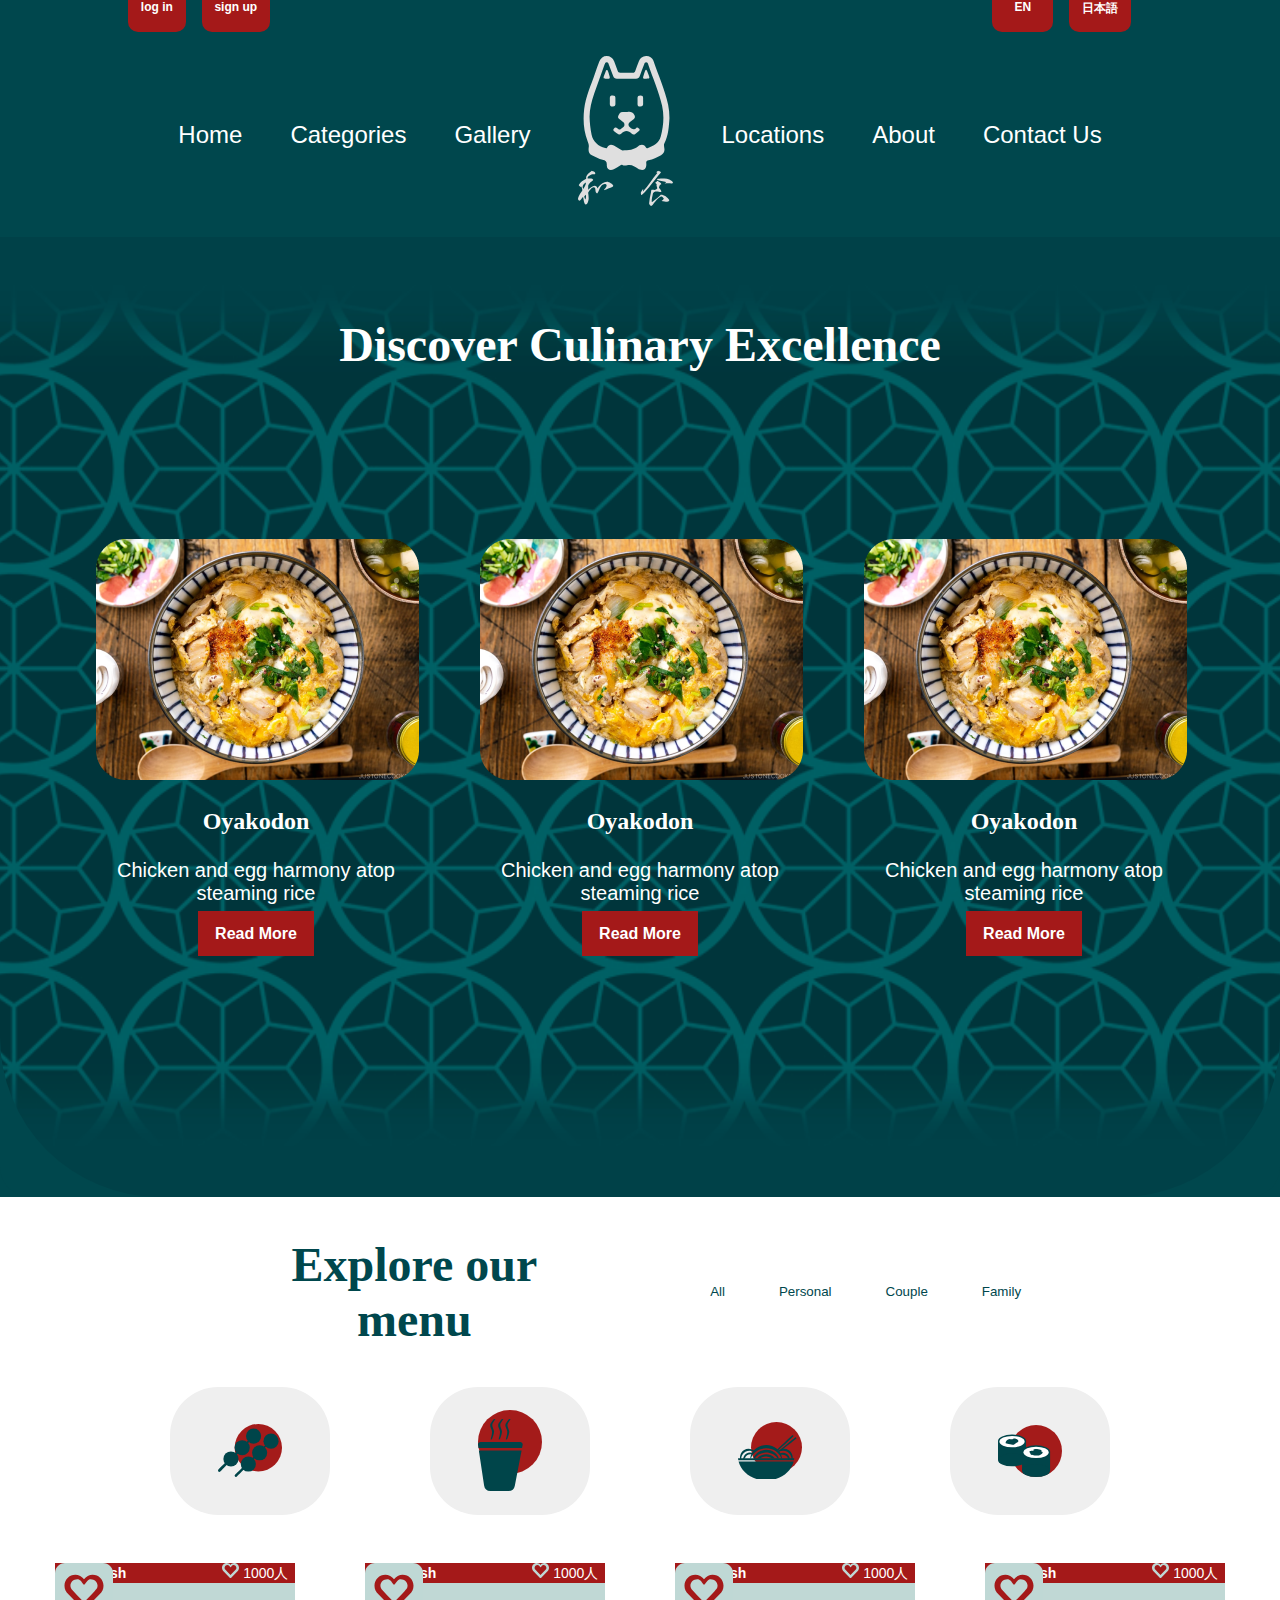
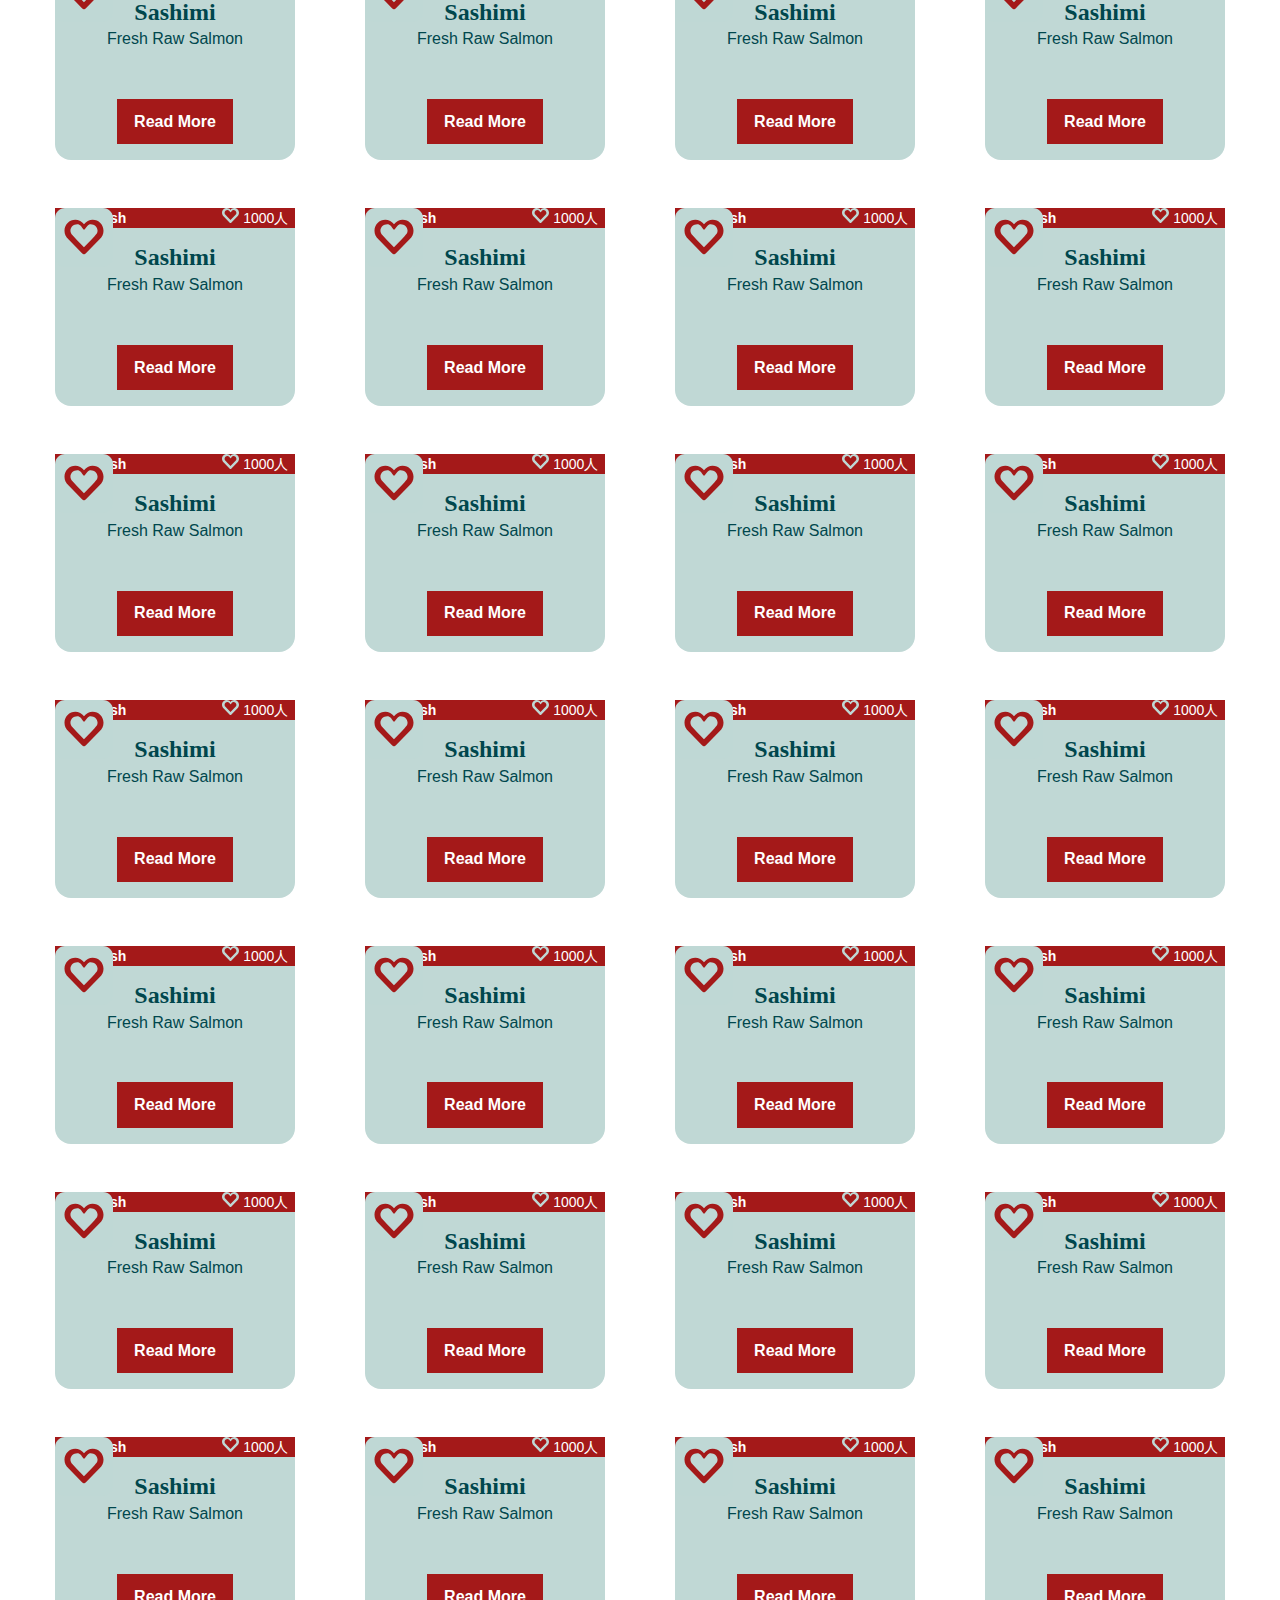
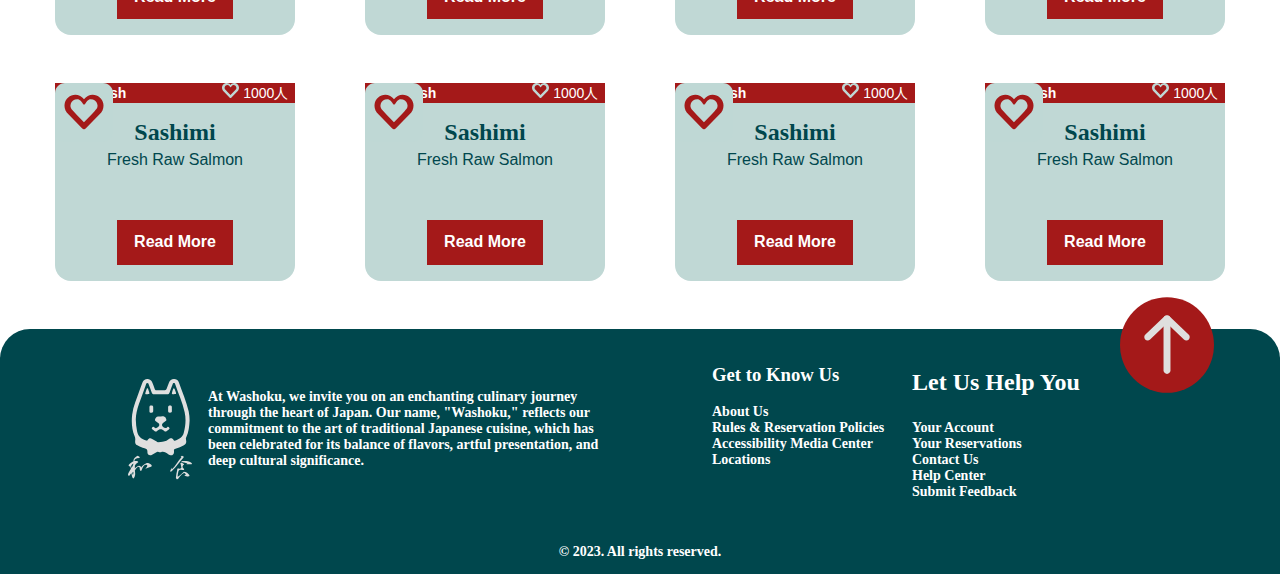
<file: categories.html>
<!DOCTYPE html>
<html lang="en">
<head>
    <meta charset="UTF-8">
    <meta name="viewport" content="width=device-width, initial-scale=1.0">
    <title>Categories</title>
    <link rel="stylesheet" href="./css/main.css">
</head>
<body>
    <header class="hero-category-container">
        <div class="hero-section-container">
            <div class="hero-btn-container">
                <div class="btn-container">
                    <a class="btn hero-btn" href="#">log in</a>
                    <a class="btn hero-btn" href="#">sign up</a>
                </div>
                <div class="btn-container">
                    <a class="btn hero-btn btn-adjust" href="#">EN</a>
                    <a class="btn hero-btn" href="#">日本語</a>
                </div>
            </div>
        <nav class="top-nav">
            <!--mobile nav btn-->
            <input class="mobile-cb" type="checkbox">
            <label class="mobile-btn">
                <span></span>
            </label>
            <!--mobile nav btn-->
            <ul class="nav-list">
                <li><a class="nav-list-link" href="./index.html">Home</a></li>
                <li><a class="nav-list-link" href="./categories.html">Categories</a></li>
                <li><a class="nav-list-link" href="#">Gallery</a></li>
                <li><img class="nav-list-img" src="./imgs/logo.svg" alt="Logo"></li>
                <li><a class="nav-list-link" href="#">Locations</a></li>
                <li><a class="nav-list-link" href="#">About</a></li>
                <li><a class="nav-list-link" href="#">Contact Us</a></li>
            </ul>
        </nav>
        <!--logo mobile-->
        <div class="logo-mobile">
            <img src="./imgs/logo.svg" alt="logo">
        </div>
        <div class="header-container">
            <h1 class="header-title-categories">Discover Culinary Excellence</h1>
            <div class="header-featured-container">
                <!--header meal mobile-->
                <div class="header-category-container-mobile">
                    <img src="./imgs/ComidaEje.png" alt="Oyakodon">
                    <p class="title-header-category">Oyakodon</p>
                    <p class="text-header-category">Chicken and egg harmony atop steaming rice</p>
                    <a class="btn meal-btn" href="./meal.html">Read More</a>
                </div>
                <!--header meal mobile-->
                <div class="header-category-container">
                    <img src="./imgs/ComidaEje.png" alt="Oyakodon">
                    <p class="title-header-category">Oyakodon</p>
                    <p class="text-header-category">Chicken and egg harmony atop steaming rice</p>
                    <a class="btn meal-btn" href="./meal.html">Read More</a>
                </div>
                <div class="header-category-container">
                    <img src="./imgs/ComidaEje.png" alt="Oyakodon">
                    <p class="title-header-category">Oyakodon</p>
                    <p class="text-header-category">Chicken and egg harmony atop steaming rice</p>
                    <a class="btn meal-btn" href="./meal.html">Read More</a>
                </div>
                <div class="header-category-container">
                    <img src="./imgs/ComidaEje.png" alt="Oyakodon">
                    <p class="title-header-category">Oyakodon</p>
                    <p class="text-header-category">Chicken and egg harmony atop steaming rice</p>
                    <a class="btn meal-btn" href="./meal.html">Read More</a>
                </div>
            </div>
        </div>
    </header>

    <main>
        
        <!--Barra exploradora-->
        <div class="barra-busqueda">
            <div class="size-comidas">
                <h2 class="meals-container-title">Explore our menu</h2>
                <ul class="nav-size-list porciones-lista">
                    <li><button class="size-porcion">All</button></li>
                    <li><button class="size-porcion">Personal</button></li>
                    <li><button class="size-porcion">Couple</button></li>
                    <li><button class="size-porcion">Family</button></li>
                </ul>
            </div>
            <div class="categories-container">
                <button class="btn-category"><img class="categorie-img" src="./imgs/iconoPostres.svg" alt=""></button>
                <button class="btn-category"><img class="categorie-img" src="./imgs/iconoBebidas.svg" alt=""></button>
                <button class="btn-category"><img class="categorie-img" src="./imgs/iconoComidas.svg" alt=""></button>
                <button class="btn-category"><img class="categorie-img" src="./imgs/iconoEntradas.svg" alt=""></button>
            </div>
        </div>
        <!--Barra exploradora-->
        <div class="category-meals-container">

            <div class="category-food-section-container">

                <section class="category-meals">
                    <button class="like-btn"><img src="./imgs/like.svg" alt="like-btn"></button>
                    <div class="price-category-container">
                        <h4 class="category-meal-title">Main dish</h4>
                        <div>
                            <img src="./imgs/like1.svg" alt="like-btn">
                            <span>1000人</span>
                        </div> 
                    </div>
                    <h3 class="food-title">Sashimi</h3>
                    <p class="meal-info">Fresh Raw Salmon</p>
                    <a class="btn meal-btn" href="./meal.html">Read More</a>
                </section>

                <section class="category-meals">
                    <button class="like-btn"><img src="./imgs/like.svg" alt="like-btn"></button>
                    <div class="price-category-container">
                        <h4 class="category-meal-title">Main dish</h4>
                        <div>
                            <img src="./imgs/like1.svg" alt="like-btn">
                            <span>1000人</span>
                        </div> 
                    </div>
                    <h3 class="food-title">Sashimi</h3>
                    <p class="meal-info">Fresh Raw Salmon</p>
                    <a class="btn meal-btn" href="./meal.html">Read More</a>
                </section>

                <section class="category-meals">
                    <button class="like-btn"><img src="./imgs/like.svg" alt="like-btn"></button>
                    <div class="price-category-container">
                        <h4 class="category-meal-title">Main dish</h4>
                        <div>
                            <img src="./imgs/like1.svg" alt="like-btn">
                            <span>1000人</span>
                        </div> 
                    </div>
                    <h3 class="food-title">Sashimi</h3>
                    <p class="meal-info">Fresh Raw Salmon</p>
                    <a class="btn meal-btn" href="./meal.html">Read More</a>
                </section>

                <section class="category-meals">
                    <button class="like-btn"><img src="./imgs/like.svg" alt="like-btn"></button>
                    <div class="price-category-container">
                        <h4 class="category-meal-title">Main dish</h4>
                        <div>
                            <img src="./imgs/like1.svg" alt="like-btn">
                            <span>1000人</span>
                        </div> 
                    </div>
                    <h3 class="food-title">Sashimi</h3>
                    <p class="meal-info">Fresh Raw Salmon</p>
                    <a class="btn meal-btn" href="./meal.html">Read More</a>
                </section>
            </div>

            <div class="category-food-section-container">

                <section class="category-meals">
                    <button class="like-btn"><img src="./imgs/like.svg" alt="like-btn"></button>
                    <div class="price-category-container">
                        <h4 class="category-meal-title">Main dish</h4>
                        <div>
                            <img src="./imgs/like1.svg" alt="like-btn">
                            <span>1000人</span>
                        </div> 
                    </div>
                    <h3 class="food-title">Sashimi</h3>
                    <p class="meal-info">Fresh Raw Salmon</p>
                    <a class="btn meal-btn" href="./meal.html">Read More</a>
                </section>

                <section class="category-meals">
                    <button class="like-btn"><img src="./imgs/like.svg" alt="like-btn"></button>
                    <div class="price-category-container">
                        <h4 class="category-meal-title">Main dish</h4>
                        <div>
                            <img src="./imgs/like1.svg" alt="like-btn">
                            <span>1000人</span>
                        </div> 
                    </div>
                    <h3 class="food-title">Sashimi</h3>
                    <p class="meal-info">Fresh Raw Salmon</p>
                    <a class="btn meal-btn" href="./meal.html">Read More</a>
                </section>

                <section class="category-meals">
                    <button class="like-btn"><img src="./imgs/like.svg" alt="like-btn"></button>
                    <div class="price-category-container">
                        <h4 class="category-meal-title">Main dish</h4>
                        <div>
                            <img src="./imgs/like1.svg" alt="like-btn">
                            <span>1000人</span>
                        </div> 
                    </div>
                    <h3 class="food-title">Sashimi</h3>
                    <p class="meal-info">Fresh Raw Salmon</p>
                    <a class="btn meal-btn" href="./meal.html">Read More</a>
                </section>

                <section class="category-meals">
                    <button class="like-btn"><img src="./imgs/like.svg" alt="like-btn"></button>
                    <div class="price-category-container">
                        <h4 class="category-meal-title">Main dish</h4>
                        <div>
                            <img src="./imgs/like1.svg" alt="like-btn">
                            <span>1000人</span>
                        </div> 
                    </div>
                    <h3 class="food-title">Sashimi</h3>
                    <p class="meal-info">Fresh Raw Salmon</p>
                    <a class="btn meal-btn" href="./meal.html">Read More</a>
                </section>
            </div>

            <div class="category-food-section-container">

                <section class="category-meals">
                    <button class="like-btn"><img src="./imgs/like.svg" alt="like-btn"></button>
                    <div class="price-category-container">
                        <h4 class="category-meal-title">Main dish</h4>
                        <div>
                            <img src="./imgs/like1.svg" alt="like-btn">
                            <span>1000人</span>
                        </div> 
                    </div>
                    <h3 class="food-title">Sashimi</h3>
                    <p class="meal-info">Fresh Raw Salmon</p>
                    <a class="btn meal-btn" href="./meal.html">Read More</a>
                </section>

                <section class="category-meals">
                    <button class="like-btn"><img src="./imgs/like.svg" alt="like-btn"></button>
                    <div class="price-category-container">
                        <h4 class="category-meal-title">Main dish</h4>
                        <div>
                            <img src="./imgs/like1.svg" alt="like-btn">
                            <span>1000人</span>
                        </div> 
                    </div>
                    <h3 class="food-title">Sashimi</h3>
                    <p class="meal-info">Fresh Raw Salmon</p>
                    <a class="btn meal-btn" href="./meal.html">Read More</a>
                </section>

                <section class="category-meals">
                    <button class="like-btn"><img src="./imgs/like.svg" alt="like-btn"></button>
                    <div class="price-category-container">
                        <h4 class="category-meal-title">Main dish</h4>
                        <div>
                            <img src="./imgs/like1.svg" alt="like-btn">
                            <span>1000人</span>
                        </div> 
                    </div>
                    <h3 class="food-title">Sashimi</h3>
                    <p class="meal-info">Fresh Raw Salmon</p>
                    <a class="btn meal-btn" href="./meal.html">Read More</a>
                </section>

                <section class="category-meals">
                    <button class="like-btn"><img src="./imgs/like.svg" alt="like-btn"></button>
                    <div class="price-category-container">
                        <h4 class="category-meal-title">Main dish</h4>
                        <div>
                            <img src="./imgs/like1.svg" alt="like-btn">
                            <span>1000人</span>
                        </div> 
                    </div>
                    <h3 class="food-title">Sashimi</h3>
                    <p class="meal-info">Fresh Raw Salmon</p>
                    <a class="btn meal-btn" href="./meal.html">Read More</a>
                </section>
            </div>

            <div class="category-food-section-container">

                <section class="category-meals">
                    <button class="like-btn"><img src="./imgs/like.svg" alt="like-btn"></button>
                    <div class="price-category-container">
                        <h4 class="category-meal-title">Main dish</h4>
                        <div>
                            <img src="./imgs/like1.svg" alt="like-btn">
                            <span>1000人</span>
                        </div> 
                    </div>
                    <h3 class="food-title">Sashimi</h3>
                    <p class="meal-info">Fresh Raw Salmon</p>
                    <a class="btn meal-btn" href="./meal.html">Read More</a>
                </section>

                <section class="category-meals">
                    <button class="like-btn"><img src="./imgs/like.svg" alt="like-btn"></button>
                    <div class="price-category-container">
                        <h4 class="category-meal-title">Main dish</h4>
                        <div>
                            <img src="./imgs/like1.svg" alt="like-btn">
                            <span>1000人</span>
                        </div> 
                    </div>
                    <h3 class="food-title">Sashimi</h3>
                    <p class="meal-info">Fresh Raw Salmon</p>
                    <a class="btn meal-btn" href="./meal.html">Read More</a>
                </section>

                <section class="category-meals">
                    <button class="like-btn"><img src="./imgs/like.svg" alt="like-btn"></button>
                    <div class="price-category-container">
                        <h4 class="category-meal-title">Main dish</h4>
                        <div>
                            <img src="./imgs/like1.svg" alt="like-btn">
                            <span>1000人</span>
                        </div> 
                    </div>
                    <h3 class="food-title">Sashimi</h3>
                    <p class="meal-info">Fresh Raw Salmon</p>
                    <a class="btn meal-btn" href="./meal.html">Read More</a>
                </section>

                <section class="category-meals">
                    <button class="like-btn"><img src="./imgs/like.svg" alt="like-btn"></button>
                    <div class="price-category-container">
                        <h4 class="category-meal-title">Main dish</h4>
                        <div>
                            <img src="./imgs/like1.svg" alt="like-btn">
                            <span>1000人</span>
                        </div> 
                    </div>
                    <h3 class="food-title">Sashimi</h3>
                    <p class="meal-info">Fresh Raw Salmon</p>
                    <a class="btn meal-btn" href="./meal.html">Read More</a>
                </section>
            </div>

            <div class="category-food-section-container">

                <section class="category-meals">
                    <button class="like-btn"><img src="./imgs/like.svg" alt="like-btn"></button>
                    <div class="price-category-container">
                        <h4 class="category-meal-title">Main dish</h4>
                        <div>
                            <img src="./imgs/like1.svg" alt="like-btn">
                            <span>1000人</span>
                        </div> 
                    </div>
                    <h3 class="food-title">Sashimi</h3>
                    <p class="meal-info">Fresh Raw Salmon</p>
                    <a class="btn meal-btn" href="./meal.html">Read More</a>
                </section>

                <section class="category-meals">
                    <button class="like-btn"><img src="./imgs/like.svg" alt="like-btn"></button>
                    <div class="price-category-container">
                        <h4 class="category-meal-title">Main dish</h4>
                        <div>
                            <img src="./imgs/like1.svg" alt="like-btn">
                            <span>1000人</span>
                        </div> 
                    </div>
                    <h3 class="food-title">Sashimi</h3>
                    <p class="meal-info">Fresh Raw Salmon</p>
                    <a class="btn meal-btn" href="./meal.html">Read More</a>
                </section>

                <section class="category-meals">
                    <button class="like-btn"><img src="./imgs/like.svg" alt="like-btn"></button>
                    <div class="price-category-container">
                        <h4 class="category-meal-title">Main dish</h4>
                        <div>
                            <img src="./imgs/like1.svg" alt="like-btn">
                            <span>1000人</span>
                        </div> 
                    </div>
                    <h3 class="food-title">Sashimi</h3>
                    <p class="meal-info">Fresh Raw Salmon</p>
                    <a class="btn meal-btn" href="./meal.html">Read More</a>
                </section>

                <section class="category-meals">
                    <button class="like-btn"><img src="./imgs/like.svg" alt="like-btn"></button>
                    <div class="price-category-container">
                        <h4 class="category-meal-title">Main dish</h4>
                        <div>
                            <img src="./imgs/like1.svg" alt="like-btn">
                            <span>1000人</span>
                        </div> 
                    </div>
                    <h3 class="food-title">Sashimi</h3>
                    <p class="meal-info">Fresh Raw Salmon</p>
                    <a class="btn meal-btn" href="./meal.html">Read More</a>
                </section>
            </div>

            <div class="category-food-section-container">

                <section class="category-meals">
                    <button class="like-btn"><img src="./imgs/like.svg" alt="like-btn"></button>
                    <div class="price-category-container">
                        <h4 class="category-meal-title">Main dish</h4>
                        <div>
                            <img src="./imgs/like1.svg" alt="like-btn">
                            <span>1000人</span>
                        </div> 
                    </div>
                    <h3 class="food-title">Sashimi</h3>
                    <p class="meal-info">Fresh Raw Salmon</p>
                    <a class="btn meal-btn" href="./meal.html">Read More</a>
                </section>

                <section class="category-meals">
                    <button class="like-btn"><img src="./imgs/like.svg" alt="like-btn"></button>
                    <div class="price-category-container">
                        <h4 class="category-meal-title">Main dish</h4>
                        <div>
                            <img src="./imgs/like1.svg" alt="like-btn">
                            <span>1000人</span>
                        </div> 
                    </div>
                    <h3 class="food-title">Sashimi</h3>
                    <p class="meal-info">Fresh Raw Salmon</p>
                    <a class="btn meal-btn" href="./meal.html">Read More</a>
                </section>

                <section class="category-meals">
                    <button class="like-btn"><img src="./imgs/like.svg" alt="like-btn"></button>
                    <div class="price-category-container">
                        <h4 class="category-meal-title">Main dish</h4>
                        <div>
                            <img src="./imgs/like1.svg" alt="like-btn">
                            <span>1000人</span>
                        </div> 
                    </div>
                    <h3 class="food-title">Sashimi</h3>
                    <p class="meal-info">Fresh Raw Salmon</p>
                    <a class="btn meal-btn" href="./meal.html">Read More</a>
                </section>

                <section class="category-meals">
                    <button class="like-btn"><img src="./imgs/like.svg" alt="like-btn"></button>
                    <div class="price-category-container">
                        <h4 class="category-meal-title">Main dish</h4>
                        <div>
                            <img src="./imgs/like1.svg" alt="like-btn">
                            <span>1000人</span>
                        </div> 
                    </div>
                    <h3 class="food-title">Sashimi</h3>
                    <p class="meal-info">Fresh Raw Salmon</p>
                    <a class="btn meal-btn" href="./meal.html">Read More</a>
                </section>
            </div>

            <div class="category-food-section-container">

                <section class="category-meals">
                    <button class="like-btn"><img src="./imgs/like.svg" alt="like-btn"></button>
                    <div class="price-category-container">
                        <h4 class="category-meal-title">Main dish</h4>
                        <div>
                            <img src="./imgs/like1.svg" alt="like-btn">
                            <span>1000人</span>
                        </div> 
                    </div>
                    <h3 class="food-title">Sashimi</h3>
                    <p class="meal-info">Fresh Raw Salmon</p>
                    <a class="btn meal-btn" href="./meal.html">Read More</a>
                </section>

                <section class="category-meals">
                    <button class="like-btn"><img src="./imgs/like.svg" alt="like-btn"></button>
                    <div class="price-category-container">
                        <h4 class="category-meal-title">Main dish</h4>
                        <div>
                            <img src="./imgs/like1.svg" alt="like-btn">
                            <span>1000人</span>
                        </div> 
                    </div>
                    <h3 class="food-title">Sashimi</h3>
                    <p class="meal-info">Fresh Raw Salmon</p>
                    <a class="btn meal-btn" href="./meal.html">Read More</a>
                </section>

                <section class="category-meals">
                    <button class="like-btn"><img src="./imgs/like.svg" alt="like-btn"></button>
                    <div class="price-category-container">
                        <h4 class="category-meal-title">Main dish</h4>
                        <div>
                            <img src="./imgs/like1.svg" alt="like-btn">
                            <span>1000人</span>
                        </div> 
                    </div>
                    <h3 class="food-title">Sashimi</h3>
                    <p class="meal-info">Fresh Raw Salmon</p>
                    <a class="btn meal-btn" href="./meal.html">Read More</a>
                </section>

                <section class="category-meals">
                    <button class="like-btn"><img src="./imgs/like.svg" alt="like-btn"></button>
                    <div class="price-category-container">
                        <h4 class="category-meal-title">Main dish</h4>
                        <div>
                            <img src="./imgs/like1.svg" alt="like-btn">
                            <span>1000人</span>
                        </div> 
                    </div>
                    <h3 class="food-title">Sashimi</h3>
                    <p class="meal-info">Fresh Raw Salmon</p>
                    <a class="btn meal-btn" href="./meal.html">Read More</a>
                </section>
            </div>

            <div class="category-food-section-container">

                <section class="category-meals">
                    <button class="like-btn"><img src="./imgs/like.svg" alt="like-btn"></button>
                    <div class="price-category-container">
                        <h4 class="category-meal-title">Main dish</h4>
                        <div>
                            <img src="./imgs/like1.svg" alt="like-btn">
                            <span>1000人</span>
                        </div> 
                    </div>
                    <h3 class="food-title">Sashimi</h3>
                    <p class="meal-info">Fresh Raw Salmon</p>
                    <a class="btn meal-btn" href="./meal.html">Read More</a>
                </section>

                <section class="category-meals">
                    <button class="like-btn"><img src="./imgs/like.svg" alt="like-btn"></button>
                    <div class="price-category-container">
                        <h4 class="category-meal-title">Main dish</h4>
                        <div>
                            <img src="./imgs/like1.svg" alt="like-btn">
                            <span>1000人</span>
                        </div> 
                    </div>
                    <h3 class="food-title">Sashimi</h3>
                    <p class="meal-info">Fresh Raw Salmon</p>
                    <a class="btn meal-btn" href="./meal.html">Read More</a>
                </section>

                <section class="category-meals">
                    <button class="like-btn"><img src="./imgs/like.svg" alt="like-btn"></button>
                    <div class="price-category-container">
                        <h4 class="category-meal-title">Main dish</h4>
                        <div>
                            <img src="./imgs/like1.svg" alt="like-btn">
                            <span>1000人</span>
                        </div> 
                    </div>
                    <h3 class="food-title">Sashimi</h3>
                    <p class="meal-info">Fresh Raw Salmon</p>
                    <a class="btn meal-btn" href="./meal.html">Read More</a>
                </section>

                <section class="category-meals">
                    <button class="like-btn"><img src="./imgs/like.svg" alt="like-btn"></button>
                    <div class="price-category-container">
                        <h4 class="category-meal-title">Main dish</h4>
                        <div>
                            <img src="./imgs/like1.svg" alt="like-btn">
                            <span>1000人</span>
                        </div> 
                    </div>
                    <h3 class="food-title">Sashimi</h3>
                    <p class="meal-info">Fresh Raw Salmon</p>
                    <a class="btn meal-btn" href="./meal.html">Read More</a>
                </section>
            </div>
        </div>
        <!--Footer-->
        <footer class="footer-container">
            <div class="footer-content">
                <section class="footer-info">
                    <div class="footer-img-container">
                        <img class="footer-img" src="./imgs/logo.svg" alt="logo">
                    </div>
                    <p>
                        At Washoku, we invite you on an enchanting culinary journey through the heart of Japan. Our name, "Washoku," reflects our commitment to the art of traditional Japanese cuisine, which has been celebrated for its balance of flavors, artful presentation, and deep cultural significance.
                    </p>
                </section>
                <div class="footer-links">
                    <section>
                        <h3>Get to Know Us</h3>
                        <ul class="nav-footer-list">
                            <li><a class="nav-footer-link" href="#">About Us</a></li>
                            <li><a class="nav-footer-link" href="#">Rules & Reservation Policies</a></li>
                            <li><a class="nav-footer-link" href="#">Accessibility Media Center</a></li>
                            <li><a class="nav-footer-link" href="#">Locations</a></li>
                        </ul>
                    </section>
                    <section>
                        <h3 class="footer-link-title">Let Us Help You</h3>
                        <ul class="nav-footer-list">
                            <li><a class="nav-footer-link" href="#">Your Account</a></li>
                            <li><a class="nav-footer-link" href="#">Your Reservations</a></li>
                            <li><a class="nav-footer-link" href="#">Contact Us</a></li>
                            <li><a class="nav-footer-link" href="#">Help Center</a></li>
                            <li><a class="nav-footer-link" href="#">Submit Feedback</a></li>
                        </ul>
                    </section>
                </div>
            </div>
            <button class="btn-up"></button>
            <p class="footer-legal">&copy; 2023. All rights reserved.</p>
        </footer>
    </main>
</body>
</html>
</file>
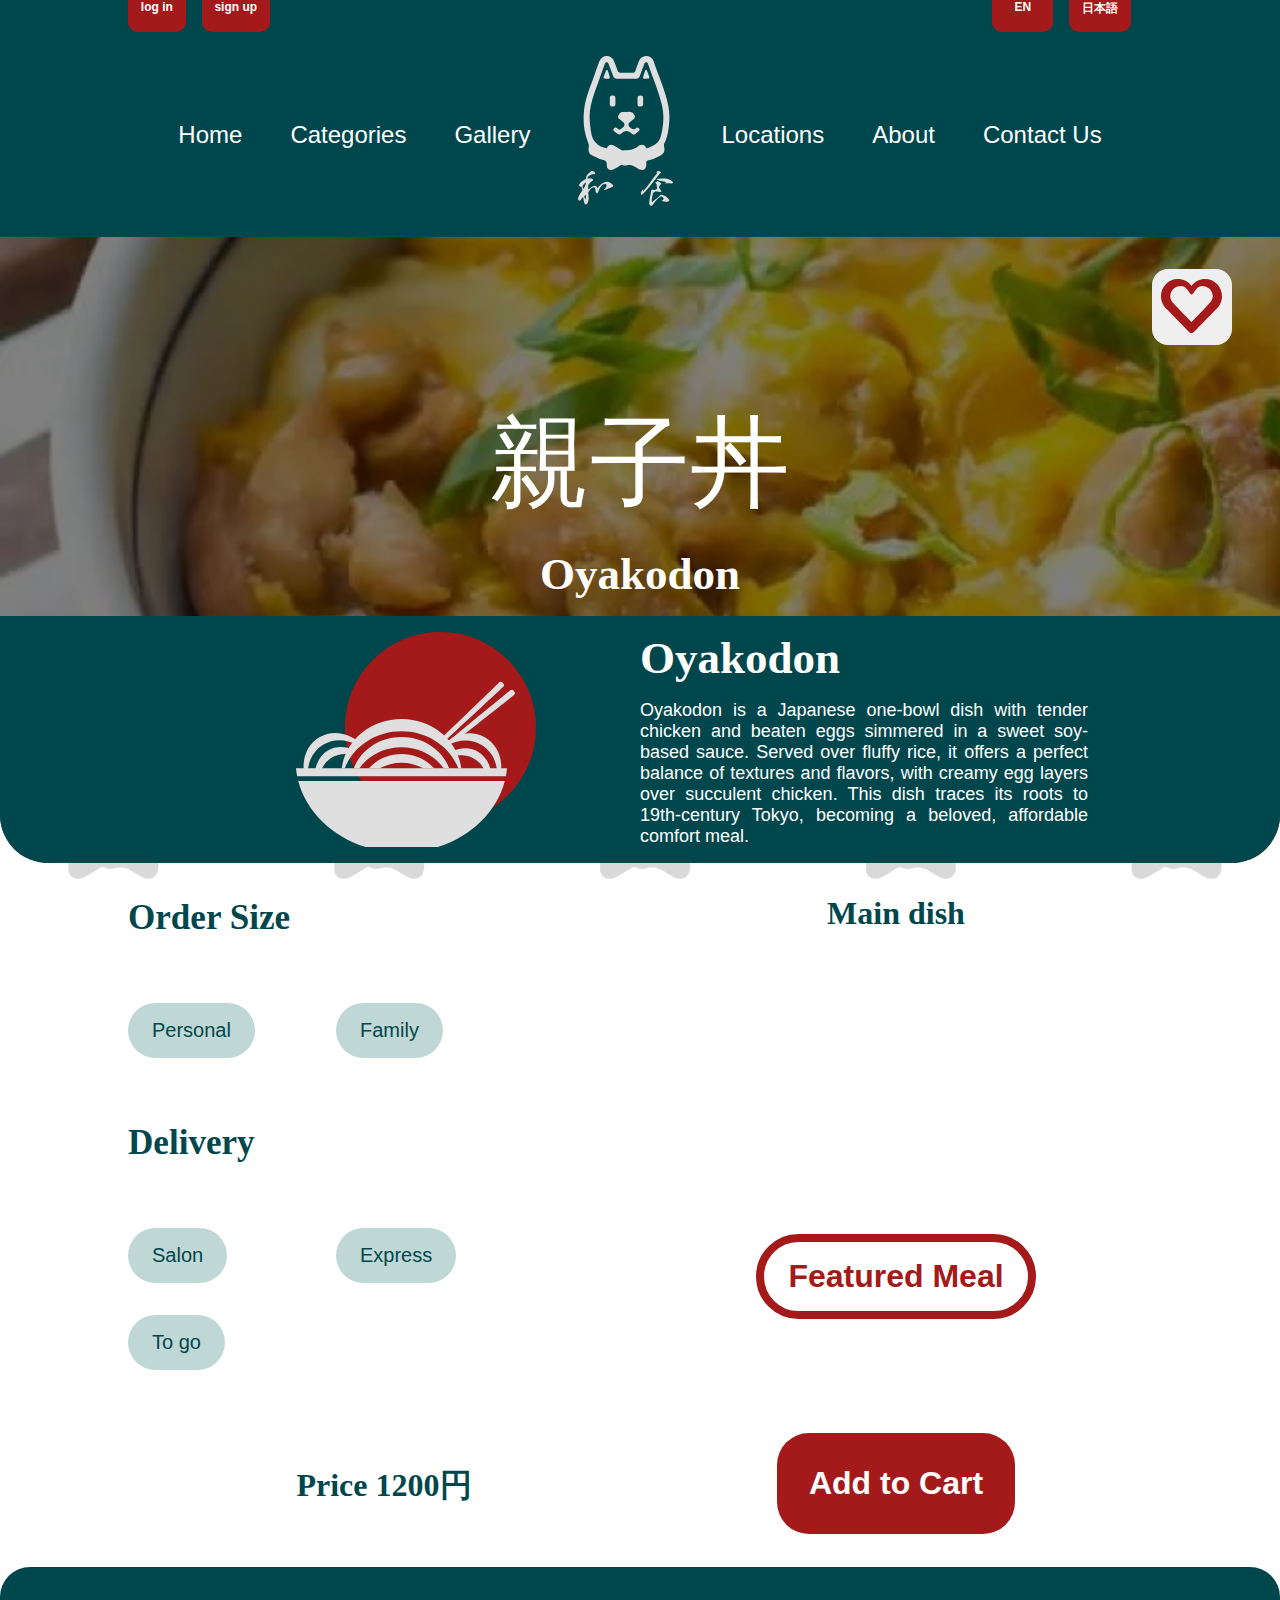
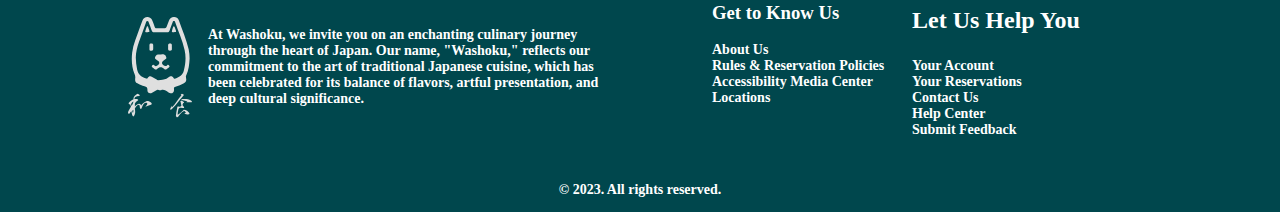
<file: meal.html>
<!DOCTYPE html>
<html lang="en">
<head>
    <meta charset="UTF-8">
    <meta name="viewport" content="width=device-width, initial-scale=1.0">
    <title>Oyakodon</title>
    <link rel="stylesheet" href="./css/main.css">
</head>
<body>
    <header class="hero-category-container">
        <div class="hero-section-container">
            <div class="hero-btn-container">
                <div class="btn-container">
                    <a class="btn hero-btn" href="#">log in</a>
                    <a class="btn hero-btn" href="#">sign up</a>
                </div>
                <div class="btn-container">
                    <a class="btn hero-btn btn-adjust" href="#">EN</a>
                    <a class="btn hero-btn" href="#">日本語</a>
                </div>
            </div>
        <nav class="top-nav">
            <!--mobile nav btn-->
            <input class="mobile-cb" type="checkbox">
            <label class="mobile-btn">
                <span></span>
            </label>
            <!--mobile nav btn-->
            <ul class="nav-list">
                <li><a class="nav-list-link" href="./index.html">Home</a></li>
                <li><a class="nav-list-link" href="./categories.html">Categories</a></li>
                <li><a class="nav-list-link" href="#">Gallery</a></li>
                <li><img class="nav-list-img" src="./imgs/logo.svg" alt="Logo"></li>
                <li><a class="nav-list-link" href="#">Locations</a></li>
                <li><a class="nav-list-link" href="#">About</a></li>
                <li><a class="nav-list-link" href="#">Contact Us</a></li>
            </ul>
        </nav>
        <!--logo mobile-->
        <div class="logo-mobile">
            <img src="./imgs/logo.svg" alt="logo">
        </div>
    </header>
    <main>

        <div class="meal-meal-title-container">
            <div class="meal-names-container">
                <button class="btn-meal-like"><img src="./imgs/btnlike 1.svg" alt=""></button>
                <h1 class="meal-meal-title">親子丼</h1>
                <h2 class="meal-title-two">Oyakodon</h2>
            </div>
            <div class="meal-info-container">
                <div class="info-container">
                    <img class="meal-img-category" src="./imgs/iconoComidas 2.svg" alt="categorie-maindish">
                    <div class="text-container">
                        <h2 class="meal-title-two">Oyakodon</h2>
                        <p class="info-text">Oyakodon is a Japanese one-bowl dish with tender 
                        chicken and beaten eggs simmered in a sweet soy-based sauce.
                         Served over fluffy rice, it offers a perfect balance of textures
                          and flavors, with creamy egg layers over succulent chicken.
                           This dish traces its roots to 19th-century Tokyo,
                            becoming a beloved, affordable comfort meal.</p>
                    </div>
                </div>
            </div>
        </div>

        <div class="characteristics-container">
            <div class="left-container">
                <section class="order-size-container">
                    <h3>Order Size</h3>
                    <ul class="meal-char-nav">
                        <li><button class="characteristics-btn">Personal</button></li>
                        <li><button class="characteristics-btn">Family</button></li>
                    </ul>
                </section>

                <section class="order-size-container">
                    <h3>Delivery</h3>
                    <ul class="meal-char-nav">
                        <li><button class="characteristics-btn">Salon</button></li>
                        <li><button class="characteristics-btn">Express</button></li>
                        <li><button class="characteristics-btn">To go</button></li>
                    </ul>
                </section>
            </div>

            <div class="rigth-container">
                <h2 class="price-title">Main dish</h2>

                <h2 class="price-title feature-title">Featured Meal</h2>

            </div>
        </div>
        
        <div class="order-buy-container">
            <h2 class="price-title">Price 1200円</h2>
            <button class="buy-btn">Add to Cart</button>
        </div>

        <footer class="footer-container">
            <div class="footer-content">
                <section class="footer-info">
                    <div class="footer-img-container">
                        <img class="footer-img" src="./imgs/logo.svg" alt="logo">
                    </div>
                    <p>
                        At Washoku, we invite you on an enchanting culinary journey through the heart of Japan. Our name, "Washoku," reflects our commitment to the art of traditional Japanese cuisine, which has been celebrated for its balance of flavors, artful presentation, and deep cultural significance.
                    </p>
                </section>
                <div class="footer-links">
                    <section>
                        <h3>Get to Know Us</h3>
                        <ul class="nav-footer-list">
                            <li><a class="nav-footer-link" href="#">About Us</a></li>
                            <li><a class="nav-footer-link" href="#">Rules & Reservation Policies</a></li>
                            <li><a class="nav-footer-link" href="#">Accessibility Media Center</a></li>
                            <li><a class="nav-footer-link" href="#">Locations</a></li>
                        </ul>
                    </section>
                    <section>
                        <h3 class="footer-link-title">Let Us Help You</h3>
                        <ul class="nav-footer-list">
                            <li><a class="nav-footer-link" href="#">Your Account</a></li>
                            <li><a class="nav-footer-link" href="#">Your Reservations</a></li>
                            <li><a class="nav-footer-link" href="#">Contact Us</a></li>
                            <li><a class="nav-footer-link" href="#">Help Center</a></li>
                            <li><a class="nav-footer-link" href="#">Submit Feedback</a></li>
                        </ul>
                    </section>
                </div>
            </div>
            <p class="footer-legal">&copy; 2023. All rights reserved.</p>
        </footer>  
    </main>
</body>
</html>
</file>
<file: css/main.css>
@import url(./Abstracts/vars.css);

@import url(./Base/base.css);
@import url(./Base/typography.css);

@import url(./Layout/footer.css);
@import url(./Layout/header.css);
@import url(./Pages/pages.css);
@import url(./Layout/grid.css);

@import url(./Layout/navigation.css);

@import url(./Components/components.css);
</file>
